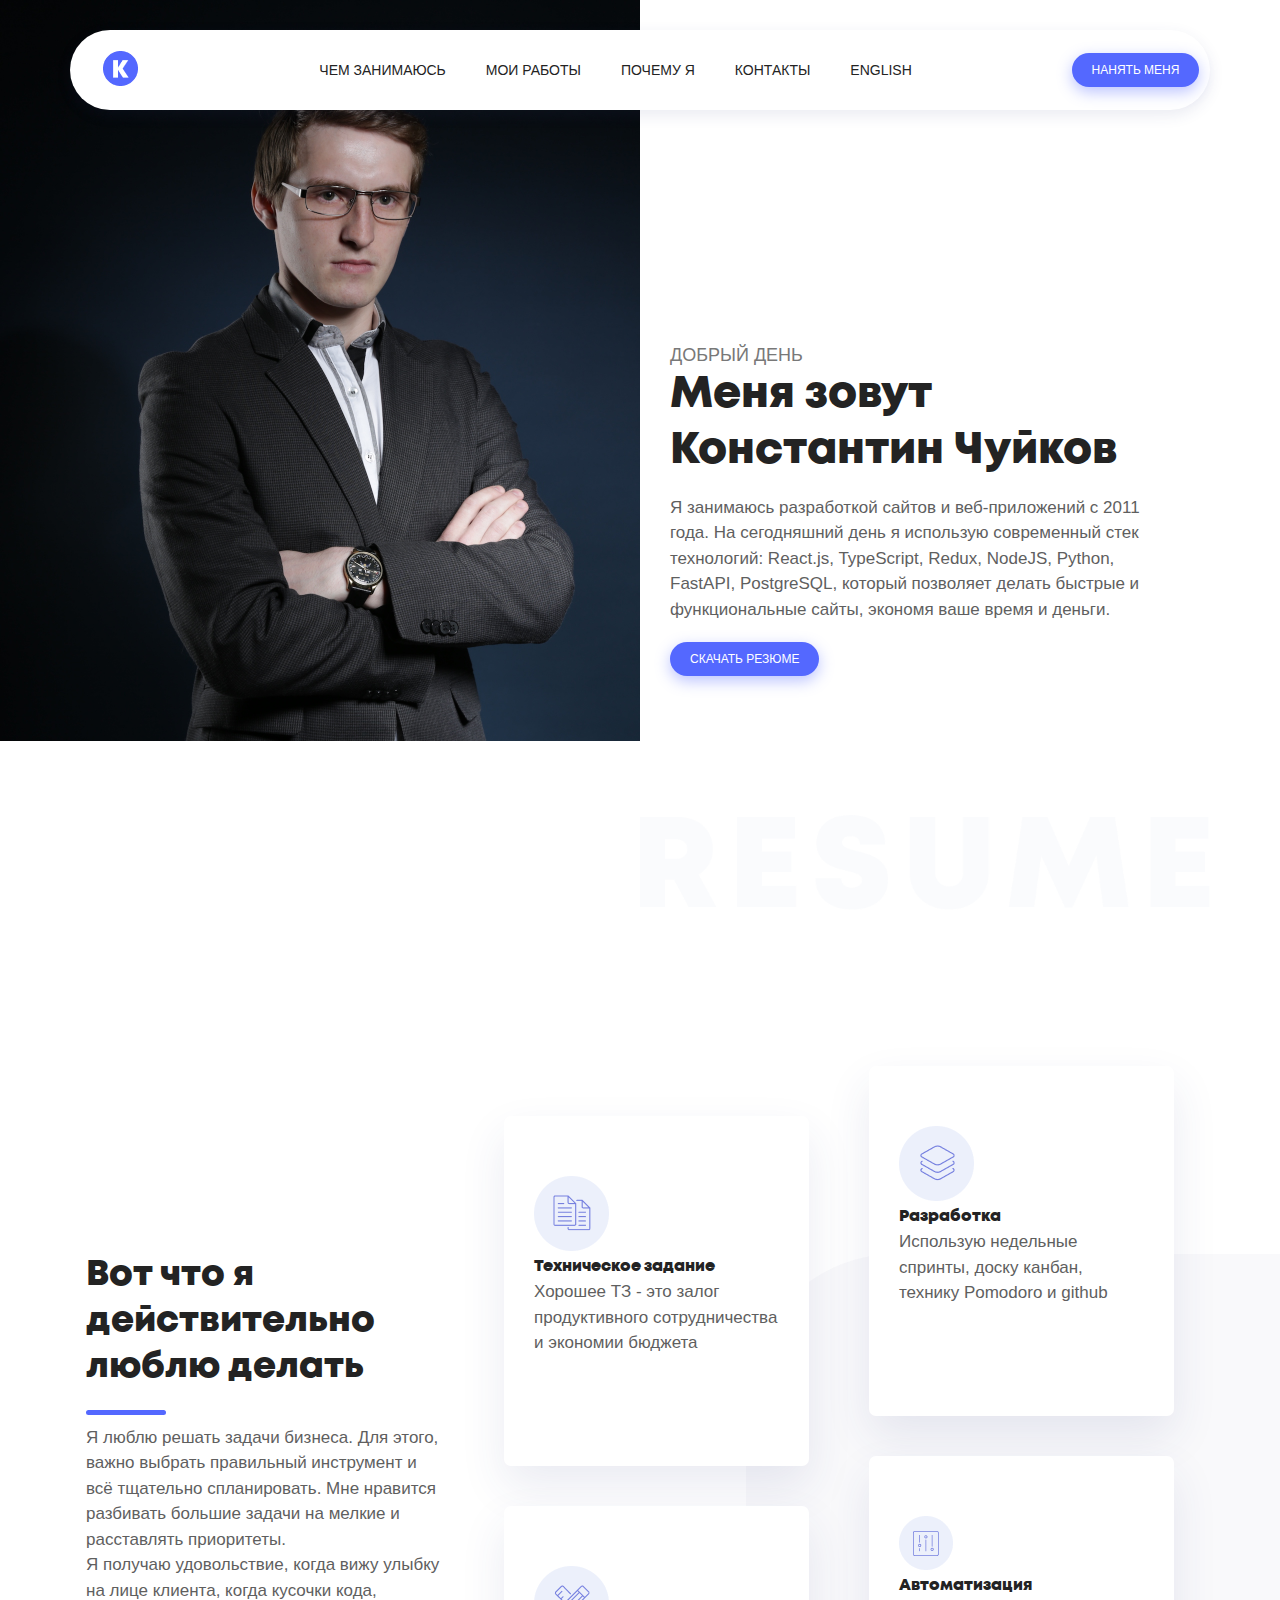
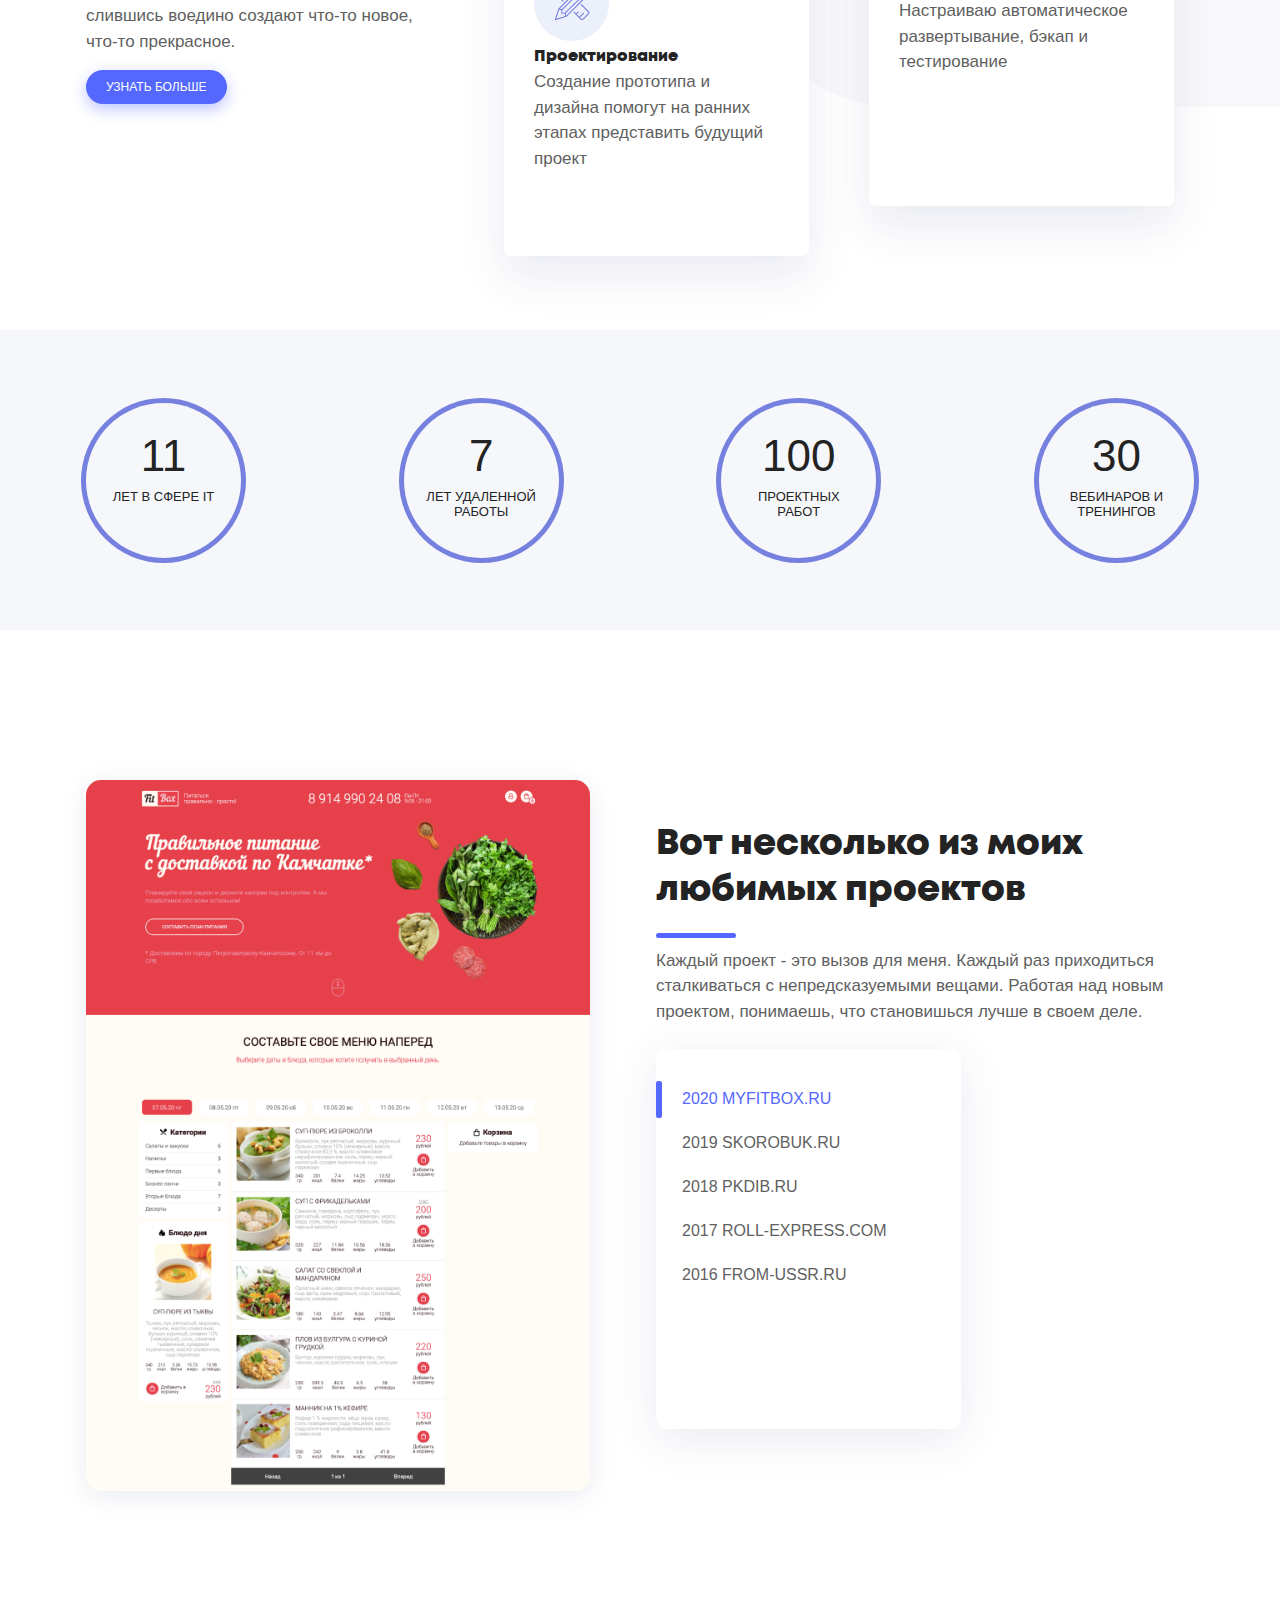
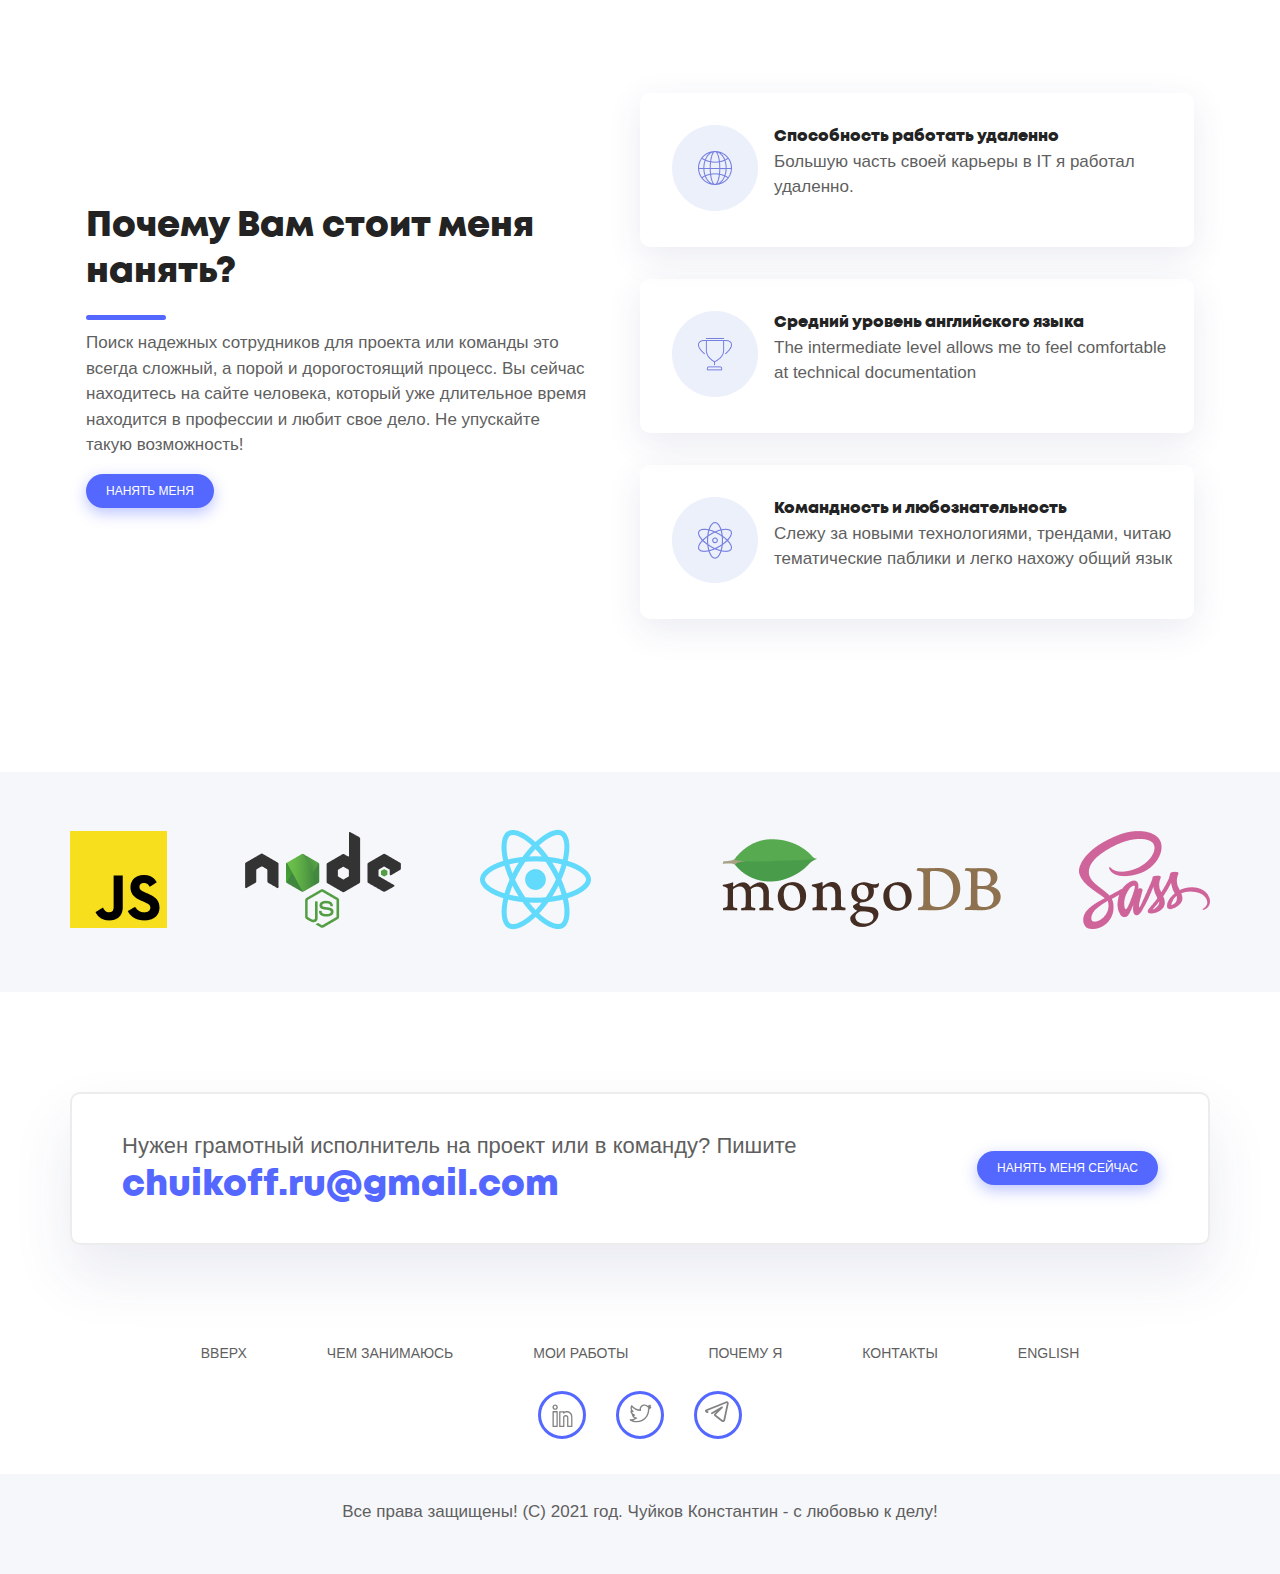
<file: index.html>
<!DOCTYPE html>
<html lang="ru">

  <head>
    <meta charset="UTF-8">
    <meta name="viewport" content="width=device-width, initial-scale=1.0">
    <title>Чуйков Константин | Frontend React Developer</title>
    <meta name="description" content="Я занимаюсь разработкой сайтов и веб-приложений с 2011 года. 
  На сегодняшний день я использую современный стек технологий: React.js, TypeScript, Redux, NodeJS, Python, FastAPI, PostgreSQL, 
  который позволяет делать быстрые и функциональные сайты, экономя ваше время и деньги." />
    <meta name="keywords"
      content="разработка, программирование, создание, сайтов, веб-приложений, специалист, резюме, javascript, React.js, TypeScript, Redux, NodeJS, Python, FastAPI, PostgreSQL" />
    <meta name="robots" content="index, follow" />
    <meta property="og:title" content="Чуйков Константин | Frontend React Developer" />
    <meta property="og:type" content="website" />
    <meta property="og:url" content="https://chuikoff.ru/" />
    <meta property="og:image" content="img/thumbnail.png" />
    <link rel="stylesheet" href="css/index.css">
  </head>

  <body>
    <div id="mobile-nav-button">
      <button type="button"></button>
    </div>
    <header class="header" id="header">
      <div class="header__navbar wrapper" id="navbar">
        <!-- Лого -->
        <div class="header__navbar-logo">
          <a href="//chuikoff.ru/"><img src="img/logo.png" alt="Чуйков Константин - веб-разработчик со стажем"></a>
        </div>
        <!-- Меню -->
        <div class="header__navbar-menu">
          <nav>
            <ul class="nav">
              <li class="nav__item"><a href="#services">Чем занимаюсь</a></li>
              <li class="nav__item"><a href="#portfolio">Мои работы</a></li>
              <li class="nav__item"><a href="#features">Почему я</a></li>
              <li class="nav__item"><a href="#contacts">Контакты</a></li>
              <li class="nav__item"><a href="/en">English</a></li>
            </ul>
          </nav>
        </div>
        <!-- Кнопка -->
        <div class="header__navbar-button">
          <a href="mailto:chuikoff.ru@gmail.com?subject=%D0%A1%D0%BE%D0%BE%D0%B1%D1%89%D0%B5%D0%BD%D0%B8%D0%B5%20%D1%81%20%D1%81%D0%B0%D0%B9%D1%82%D0%B0%20chuikoff.ru"
            class="button">Нанять меня</a>
        </div>
      </div>
      <!-- Геройский текст -->
      <div class="header__hero wrapper">
        <div class="col-2"></div>
        <div class="col-2">
          <p class="header__hero-greeting">Добрый день</p>
          <h1 class="header__hero-introducing">Меня зовут Константин Чуйков</h1>
          <p class="header__hero-describing text">Я занимаюсь разработкой сайтов и веб-приложений с 2011 года.
            На сегодняшний день я использую современный стек технологий: React.js, TypeScript, Redux, NodeJS, Python,
            FastAPI, PostgreSQL,
            который позволяет делать быстрые и функциональные сайты, экономя ваше время и деньги.</p>
          <p><a target="_blank"
              href="https://drive.google.com/file/d/1w0Tj7RaQ4uy6I_ibvW_B_-oWYQ5iaXIV/view?usp=share_link"
              class="button">Скачать резюме</a></p>
        </div>
      </div>
    </header>
    <!-- Секция: что я люблю делать -->
    <section class="services" id="services">
      <div class="wrapper">
        <div class="col-2 leftside">
          <h2 class="services__title title">Вот что я действительно люблю делать</h2>
          <hr class="hr">
          </hr>
          <div class="services__description text">
            <p>Я люблю решать задачи бизнеса. Для этого, важно выбрать правильный инструмент и всё
              тщательно спланировать. Мне нравится разбивать большие задачи на мелкие и расставлять
              приоритеты.</p>
            <p>Я получаю удовольствие, когда вижу улыбку на лице клиента, когда кусочки кода, слившись
              воедино создают что-то новое, что-то прекрасное.</p>
          </div>
          <p>
            <a href="#portfolio" class="button">Узнать больше</a>
          </p>
        </div>
        <div class="col-2 rightside">
          <div class="col-2">
            <div class="services__card">
              <img class="services__card-image" src="img/Documents.png" alt="Составление технического задания">
              <h4 class="services__card-title">Техническое задание</h4>
              <p class="services__card-description">Хорошее ТЗ - это залог продуктивного сотрудничества и экономии
                бюджета
              </p>
            </div>
            <div class="services__card">
              <img class="services__card-image" src="img/Design.png"
                alt="Проектирование информационных систем и дизайн приложений">
              <h4 class="services__card-title">Проектирование</h4>
              <p class="services__card-description">Создание прототипа и дизайна помогут на ранних этапах представить
                будущий проект
              </p>
            </div>
          </div>
          <div class="col-2">
            <div class="services__card">
              <img class="services__card-image" src="img/Development.png" alt="разработка сайтов и веб-приложений">
              <h4 class="services__card-title">Разработка</h4>
              <p class="services__card-description">Использую недельные спринты, доску канбан, технику Pomodoro и github
              </p>
            </div>
            <div class="services__card">
              <img class="services__card-image" src="img/Automation.png"
                alt="автоматическое создание резервных копий, CI/CD, тестирование">
              <h4 class="services__card-title">Автоматизация</h4>
              <p class="services__card-description">Настраиваю автоматическое развертывание, бэкап и тестирование
              </p>
            </div>
          </div>
        </div>
      </div>
    </section>
    <!-- Секция: Факты обо мне -->
    <section class="facts" id="facts">
      <div class="wrapper">
        <div class="facts__item">
          <div class="facts__item-circle">
            <h3>11</h3>
            <p>лет в сфере IT</p>
          </div>
        </div>
        <div class="facts__item">
          <div class="facts__item-circle">
            <h3>7</h3>
            <p>лет удаленной работы</p>
          </div>
        </div>
        <div class="facts__item">
          <div class="facts__item-circle">
            <h3>100</h3>
            <p>проектных работ</p>
          </div>
        </div>
        <div class="facts__item">
          <div class="facts__item-circle">
            <h3>30</h3>
            <p>вебинаров и тренингов</p>
          </div>
        </div>
      </div>
    </section>
    <section class="portfolio" id="portfolio">
      <div class="wrapper">
        <div class="col-2">
          <div class="portfolio__image">
            <img src="img/portfolio/myfitbox.ru.png" alt="">
          </div>
        </div>
        <div class="col-2">
          <h2 class="portfolio__title title">Вот несколько из моих любимых проектов</h2>
          <hr class="hr" />
          <div class="portfolio__description text">
            <p>Каждый проект - это вызов для меня. Каждый раз приходиться сталкиваться с непредсказуемыми
              вещами. Работая над новым проектом, понимаешь, что становишься лучше в своем деле.</p>
          </div>
          <div class="portfolio__nav">
            <ul>
              <li class="active"><a href="http://myfitbox.ru">2020 myfitbox.ru</a></li>
              <li><a target="_blank" href="http://skorobuk.ru">2019 skorobuk.ru</a></li>
              <li><a target="_blank" href="http://pkdib.ru">2018 pkdib.ru</a></li>
              <li><a target="_blank" href="http://roll-express.com">2017 roll-express.com</a></li>
              <li><a target="_blank" href="http://from-ussr.ru">2016 from-ussr.ru</a></li>
            </ul>
          </div>
        </div>
      </div>
    </section>
    <!-- Блок: почему вам стоит меня нанять? -->
    <section class="features" id="features">
      <div class="wrapper">
        <div class="col-2">
          <h2 class="features__title title">Почему Вам стоит меня нанять?</h2>
          <hr class="hr">
          </hr>
          <div class="features__description text">
            <p>Поиск надежных сотрудников для проекта или команды это всегда сложный, а порой
              и дорогостоящий процесс. Вы сейчас находитесь на сайте человека, который уже
              длительное время находится в профессии и любит свое дело.
              Не упускайте такую возможность!</p>
          </div>
          <p>
            <a href="mailto:chuikoff.ru@gmail.com?subject=%D0%A1%D0%BE%D0%BE%D0%B1%D1%89%D0%B5%D0%BD%D0%B8%D0%B5%20%D1%81%20%D1%81%D0%B0%D0%B9%D1%82%D0%B0%20chuikoff.ru"
              class="button">Нанять меня</a>
          </p>
        </div>
        <div class="col-2">
          <div class="features__card">
            <div class="features__card-image">
              <img src="img/Remote.png" alt="">
            </div>
            <div class="features__card-text text">
              <h4>Способность работать удаленно</h4>
              <p>Большую часть своей карьеры в IT я работал удаленно.</p>
            </div>
          </div>
          <div class="features__card">
            <div class="features__card-image">
              <img src="img/English.png" alt="">
            </div>
            <div class="features__card-text text">
              <h4>Средний уровень английского языка</h4>
              <p>The intermediate level allows me to feel comfortable at technical documentation</p>
            </div>
          </div>
          <div class="features__card">
            <div class="features__card-image">
              <img src="img/Genius.png" alt="">
            </div>
            <div class="features__card-text text">
              <h4>Командность и любознательность</h4>
              <p>Слежу за новыми технологиями, трендами, читаю тематические паблики и легко нахожу общий язык</p>
            </div>
          </div>
        </div>
      </div>
    </section>
    <!-- Блок: технологии с которыми я работаю -->
    <section class="stack" id="stack">
      <div class="wrapper">
        <div class="stack__item">
          <img src="img/stack/javascript.png" alt="javascript">
        </div>
        <div class="stack__item">
          <img src="img/stack/nodejs.png" alt="nodejs">
        </div>
        <div class="stack__item">
          <img src="img/stack/react.png" alt="react">
        </div>
        <div class="stack__item">
          <img src="img/stack/mongodb.png" alt="mongodb">
        </div>
        <div class="stack__item">
          <img src="img/stack/sass.png" alt="sass">
        </div>
      </div>
    </section>
    <!-- Блок: связаться со мной -->
    <section class="contacts" id="contacts">
      <div class="wrapper">
        <div class="contacts__card">
          <div class="contacts__card-text col-1">
            <p class="text">Нужен грамотный исполнитель на проект или в команду? Пишите</p>
            <p><a class="email"
                href="mailto:chuikoff.ru@gmail.com?subject=%D0%A1%D0%BE%D0%BE%D0%B1%D1%89%D0%B5%D0%BD%D0%B8%D0%B5%20%D1%81%20%D1%81%D0%B0%D0%B9%D1%82%D0%B0%20chuikoff.ru">chuikoff.ru@gmail.com</a>
            </p>
          </div>
          <div class="contacts__card-button col-4">
            <a href="mailto:chuikoff.ru@gmail.com?subject=%D0%A1%D0%BE%D0%BE%D0%B1%D1%89%D0%B5%D0%BD%D0%B8%D0%B5%20%D1%81%20%D1%81%D0%B0%D0%B9%D1%82%D0%B0%20chuikoff.ru"
              class="button">Нанять меня сейчас</a>
          </div>
        </div>
      </div>
    </section>
    <!-- Блок: меню и социальные сети -->
    <section class="bottom">
      <div class="menu wrapper">
        <ul>
          <li><a href="#header">Вверх</a></li>
          <li><a href="#services">Чем занимаюсь</a></li>
          <li><a href="#portfolio">Мои работы</a></li>
          <li><a href="#features">Почему я</a></li>
          <li><a href="#contacts">Контакты</a></li>
          <li><a href="/en">English</a></li>
        </ul>
      </div>
      <div class="social wrapper">
        <ul>
          <li><a target="_blank" href="https://www.linkedin.com/in/chuikoff/"><img src="img/social/IN.svg"
                alt="Чуйков Константин в linkedin.com"></a></li>
          <li><a target="_blank" href="https://twitter.com/chuikoffru"><img src="img/social/TW.svg"
                alt="Чуйков Константин в twitter.com"></a></li>
          <li><a target="_blank" href="https://t.me/chuikoff"><img src="img/social/TG.svg"
                alt="Чуйков Константин в telegram"></a></li>
        </ul>
      </div>
    </section>
    <footer class="footer" id="footer">
      <p class="text">Все права защищены! (С) 2021 год. Чуйков Константин - с любовью к делу!</p>
    </footer>
    <!-- Yandex.Metrika counter -->
    <script
      type="text/javascript"> (function (m, e, t, r, i, k, a) { m[i] = m[i] || function () { (m[i].a = m[i].a || []).push(arguments) }; m[i].l = 1 * new Date(); k = e.createElement(t), a = e.getElementsByTagName(t)[0], k.async = 1, k.src = r, a.parentNode.insertBefore(k, a) })(window, document, "script", "https://mc.yandex.ru/metrika/tag.js", "ym"); ym(62859877, "init", { clickmap: true, trackLinks: true, accurateTrackBounce: true }); </script>
    <noscript>
      <div><img src="https://mc.yandex.ru/watch/62859877" style="position:absolute; left:-9999px;" alt="" /></div>
    </noscript> <!-- /Yandex.Metrika counter -->
  </body>
  <script src="js/js.js"></script>
  <!--
  Дорогой работодатель! 
  
  Спасибо, что заглянул в исходный код. 
  Я постарался ничего не минифицировать, чтобы вам было легче читать исходники.
  CSS код сгенерирован с помощью SASS, поэтому если хотите увидеть как организован SASS,
  прошу в мой репозиторий - https://github.com/chuikoffru/chuikoffru.github.io
  Если вам понравился мой сайт и мои работы, жду вашего письма - chuikoff.ru@gmail.com
  
  С уважением, Константин.
-->

</html>
</file>
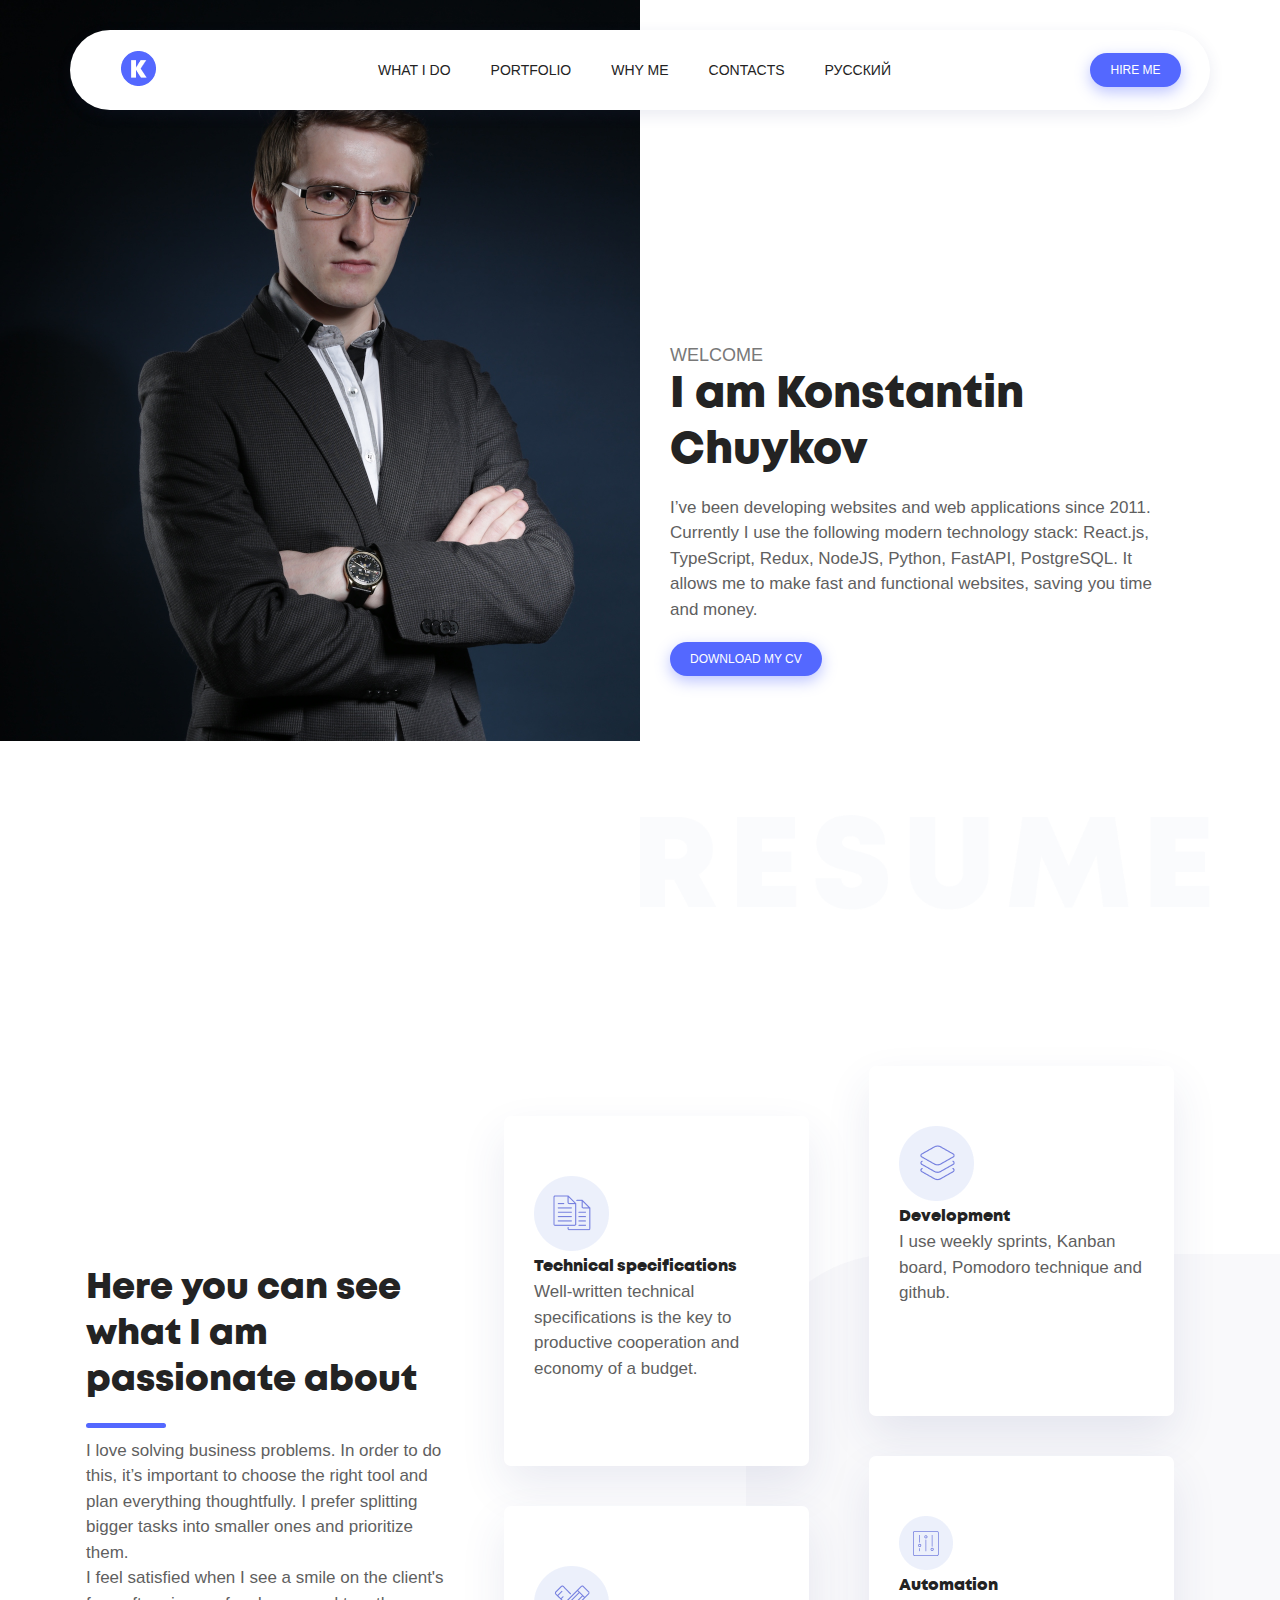
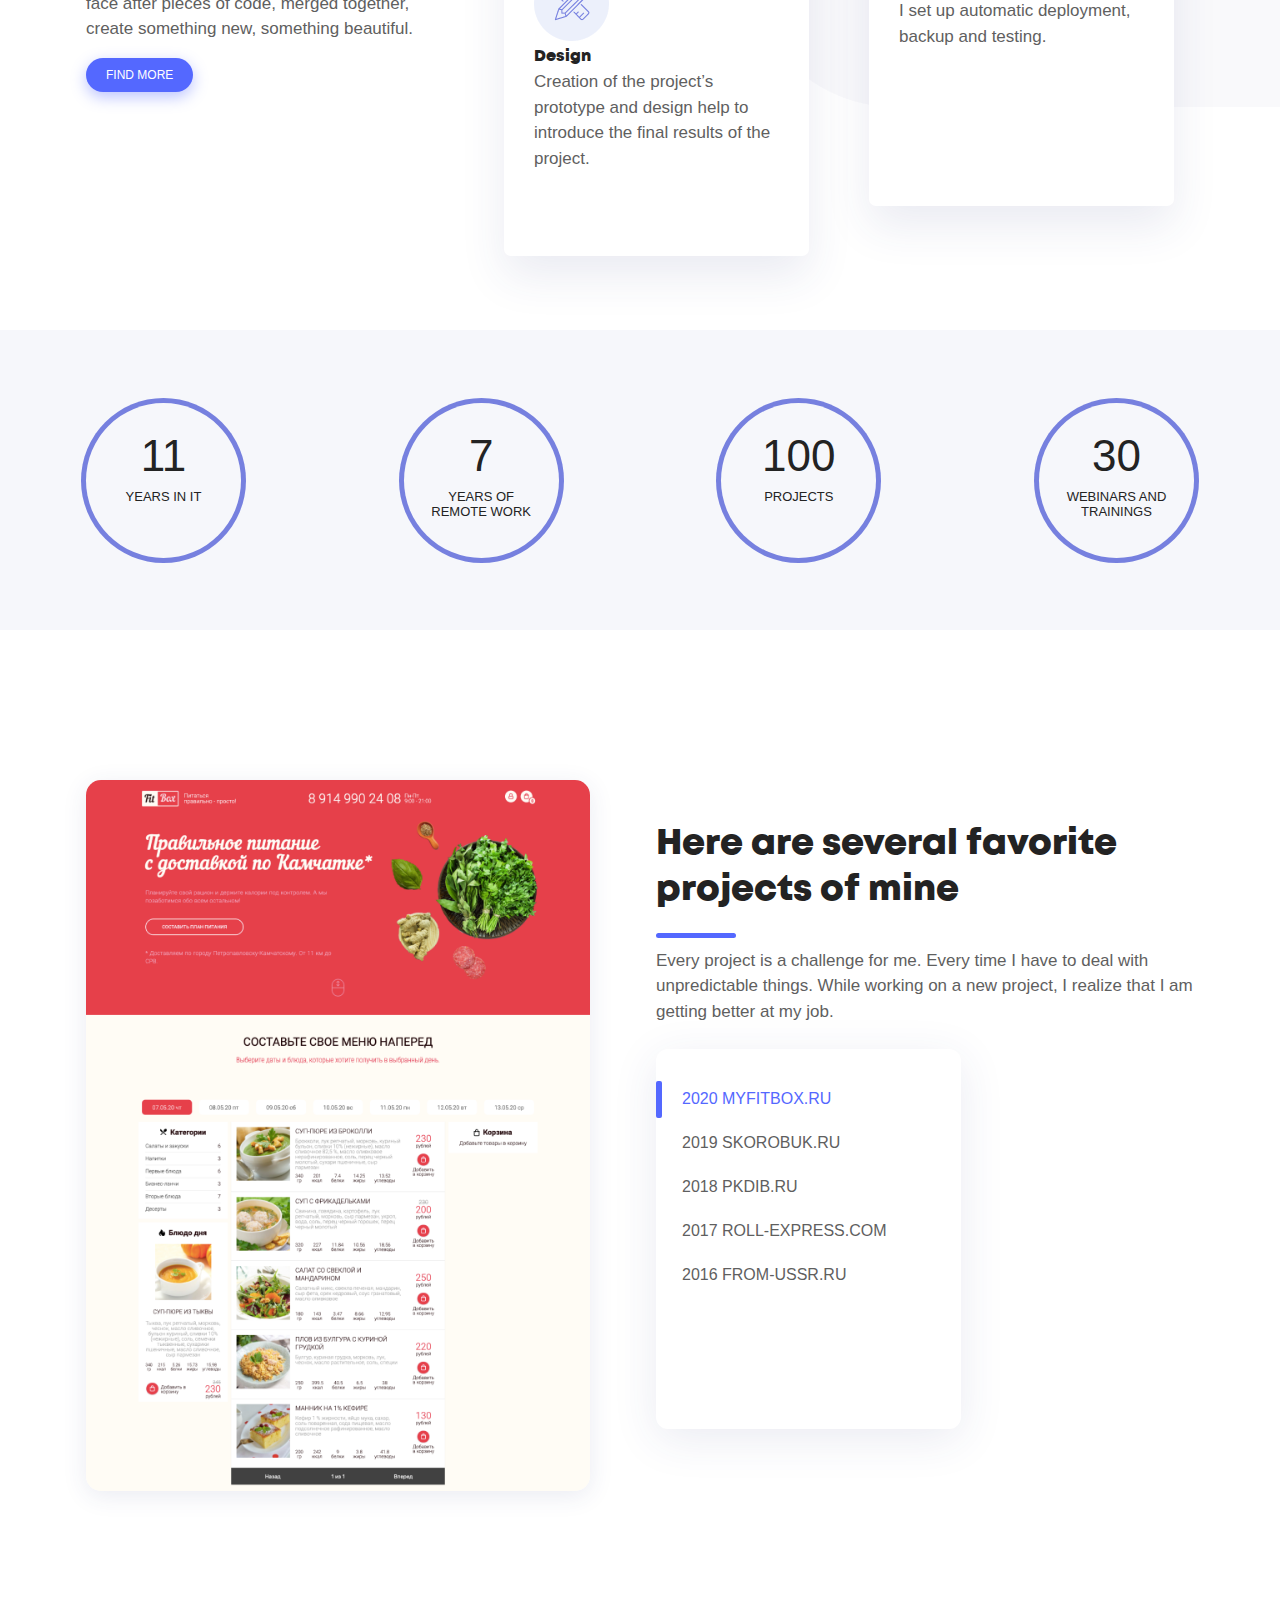
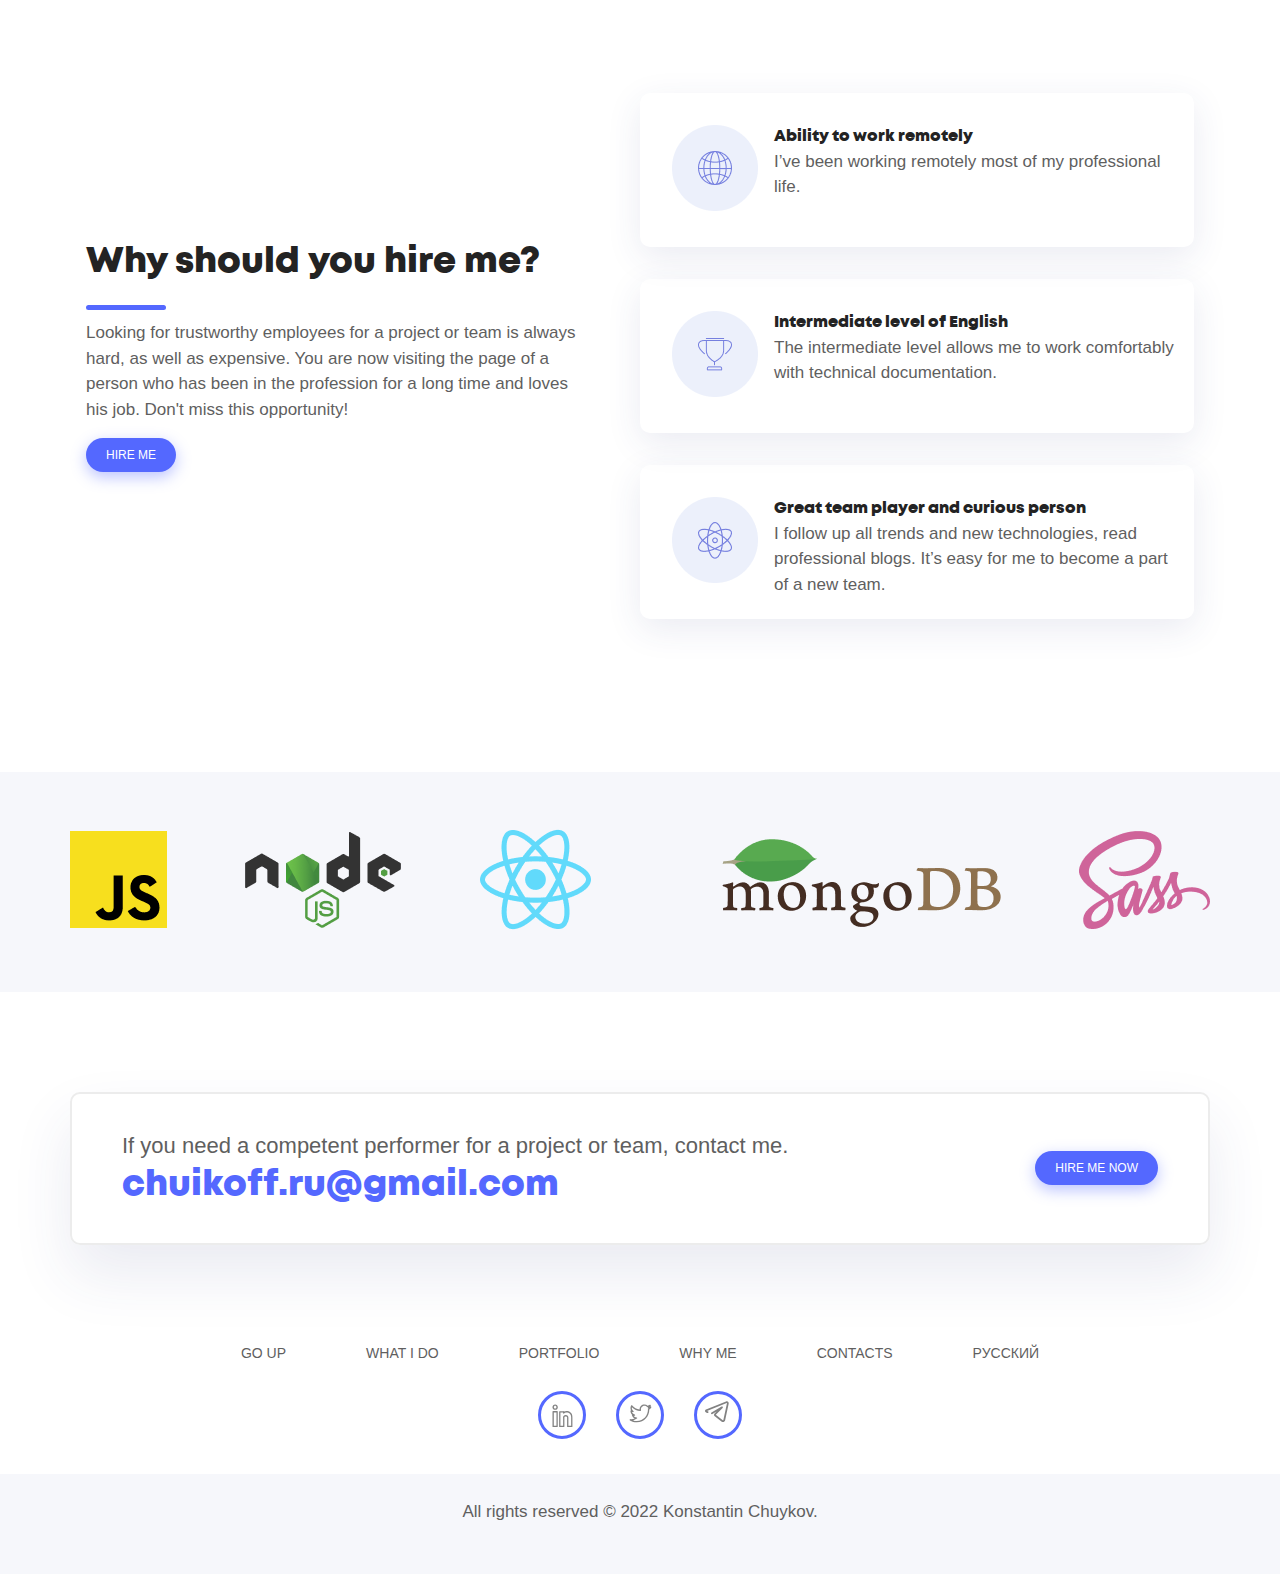
<file: en/index.html>
<!DOCTYPE html>
<html lang="en">

  <head>
    <meta charset="UTF-8">
    <meta name="viewport" content="width=device-width, initial-scale=1.0">
    <title>Konstantin Chuykov | Frontend Software Developer</title>
    <meta name="description" content="Front-End Developer with 6+ years in PHP, MySQL, JavaScript and 
  2+ years in NodeJS and React. Produced 99+ projects in various fields. 
  Knowledge of key technology stack: React.js, TypeScript, Redux, NodeJS, Python, FastAPI, PostgreSQL. 
  Interested in a fulltime remote position in an international company." />
    <meta name="keywords"
      content="cv, resume, developer, web, javascript, React.js, TypeScript, Redux, NodeJS, Python, FastAPI, PostgreSQL" />
    <meta name="robots" content="index, follow" />
    <meta property="og:title" content="Konstantin Chuykov | Frontend Software Developer" />
    <meta property="og:type" content="website" />
    <meta property="og:url" content="https://chuikoff.ru/" />
    <meta property="og:image" content="../img/en_thumbnail.png" />
    <link rel="stylesheet" href="../css/index.css">
  </head>

  <body>
    <div id="mobile-nav-button">
      <button type="button"></button>
    </div>
    <header class="header" id="header">
      <div class="header__navbar wrapper">
        <!-- Лого -->
        <div class="header__navbar-logo">
          <a href="//chuikoff.ru/"><img src="../img/logo.png"
              alt="Konstantin Chuykov | Frontend Software Developer"></a>
        </div>
        <!-- Меню -->
        <div class="header__navbar-menu">
          <nav>
            <ul class="nav">
              <li class="nav__item"><a href="#services">What I do</a></li>
              <li class="nav__item"><a href="#portfolio">Portfolio</a></li>
              <li class="nav__item"><a href="#features">Why me</a></li>
              <li class="nav__item"><a href="#contacts">Contacts</a></li>
              <li class="nav__item"><a href="/">Русский</a></li>
            </ul>
          </nav>
        </div>
        <!-- Кнопка -->
        <div class="header__navbar-button">
          <a href="mailto:chuikoff.ru@gmail.com?subject=%D0%A1%D0%BE%D0%BE%D0%B1%D1%89%D0%B5%D0%BD%D0%B8%D0%B5%20%D1%81%20%D1%81%D0%B0%D0%B9%D1%82%D0%B0%20chuikoff.ru"
            class="button">Hire me</a>
        </div>
      </div>
      <!-- Геройский текст -->
      <div class="header__hero wrapper">
        <div class="col-2"></div>
        <div class="col-2">
          <p class="header__hero-greeting">Welcome
          </p>
          <h1 class="header__hero-introducing">I am Konstantin Chuykov
          </h1>
          <p class="header__hero-describing text">
            I’ve been developing websites and web applications since 2011.
            Currently I use the following modern technology stack:
            React.js, TypeScript, Redux, NodeJS, Python, FastAPI, PostgreSQL.
            It allows me to make fast and functional websites, saving you time and money. </p>
          <p><a target="_blank"
              href="https://drive.google.com/file/d/1w0Tj7RaQ4uy6I_ibvW_B_-oWYQ5iaXIV/view?usp=share_link"
              class="button">Download my CV</a></p>
        </div>
      </div>
    </header>
    <!-- Секция: что я люблю делать -->
    <section class="services" id="services">
      <div class="wrapper">
        <div class="col-2 leftside">
          <h2 class="services__title title">Here you can see what I am passionate about
          </h2>
          <hr class="hr">
          </hr>
          <div class="services__description text">
            <p>I love solving business problems. In order to do this, it’s important to choose the right tool and plan
              everything thoughtfully. I prefer splitting bigger tasks into smaller ones and prioritize them.
            </p>
            <p>I feel satisfied when I see a smile on the client's face after pieces of code, merged together, create
              something new, something beautiful.
            </p>
          </div>
          <p>
            <a href="#portfolio" class="button">Find more</a>
          </p>
        </div>
        <div class="col-2 rightside">
          <div class="col-2">
            <div class="services__card">
              <img class="services__card-image" src="../img/Documents.png" alt="Writing Technical specifications">
              <h4 class="services__card-title">Technical specifications </h4>
              <p class="services__card-description">Well-written technical specifications is the key to productive
                cooperation and economy of a budget.
              </p>
            </div>
            <div class="services__card">
              <img class="services__card-image" src="../img/Design.png" alt="Development and design">
              <h4 class="services__card-title">Design</h4>
              <p class="services__card-description">Creation of the project’s prototype and design help to introduce the
                final results of the project.
              </p>
            </div>
          </div>
          <div class="col-2">
            <div class="services__card">
              <img class="services__card-image" src="../img/Development.png" alt="Development methods">
              <h4 class="services__card-title">Development</h4>
              <p class="services__card-description">I use weekly sprints, Kanban board, Pomodoro technique and github.
              </p>
            </div>
            <div class="services__card">
              <img class="services__card-image" src="../img/Automation.png" alt="Automation backup, CI/CD, testing">
              <h4 class="services__card-title">Automation</h4>
              <p class="services__card-description">I set up automatic deployment, backup and testing.
              </p>
            </div>
          </div>
        </div>
      </div>
    </section>
    <!-- Секция: Факты обо мне -->
    <section class="facts" id="facts">
      <div class="wrapper">
        <div class="facts__item">
          <div class="facts__item-circle">
            <h3>11</h3>
            <p>years in IT
            </p>
          </div>
        </div>
        <div class="facts__item">
          <div class="facts__item-circle">
            <h3>7</h3>
            <p>years of remote work
            </p>
          </div>
        </div>
        <div class="facts__item">
          <div class="facts__item-circle">
            <h3>100</h3>
            <p>projects
            </p>
          </div>
        </div>
        <div class="facts__item">
          <div class="facts__item-circle">
            <h3>30</h3>
            <p>webinars and trainings</p>
          </div>
        </div>
      </div>
    </section>
    <section class="portfolio" id="portfolio">
      <div class="wrapper">
        <div class="col-2">
          <div class="portfolio__image">
            <img src="../img/portfolio/myfitbox.ru.png" alt="">
          </div>
        </div>
        <div class="col-2">
          <h2 class="portfolio__title title">Here are several favorite projects of mine</h2>
          <hr class="hr" />
          <div class="portfolio__description text">
            <p>Every project is a challenge for me.
              Every time I have to deal with unpredictable things.
              While working on a new project, I realize that I am getting better at my job.</p>
          </div>
          <div class="portfolio__nav">
            <ul>
              <li class="active"><a href="http://myfitbox.ru">2020 myfitbox.ru</a></li>
              <li><a target="_blank" href="http://skorobuk.ru">2019 skorobuk.ru</a></li>
              <li><a target="_blank" href="http://pkdib.ru">2018 pkdib.ru</a></li>
              <li><a target="_blank" href="http://roll-express.com">2017 roll-express.com</a></li>
              <li><a target="_blank" href="http://from-ussr.ru">2016 from-ussr.ru</a></li>
            </ul>
          </div>
        </div>
      </div>
    </section>
    <!-- Блок: почему вам стоит меня нанять? -->
    <section class="features" id="features">
      <div class="wrapper">
        <div class="col-2">
          <h2 class="features__title title">Why should you hire me?</h2>
          <hr class="hr">
          </hr>
          <div class="features__description text">
            <p>Looking for trustworthy employees for a project or team is always hard, as well as expensive.
              You are now visiting the page of a person who has been in the profession for a long time and loves his
              job.
              Don't miss this opportunity!</p>
          </div>
          <p>
            <a href="mailto:chuikoff.ru@gmail.com?subject=%D0%A1%D0%BE%D0%BE%D0%B1%D1%89%D0%B5%D0%BD%D0%B8%D0%B5%20%D1%81%20%D1%81%D0%B0%D0%B9%D1%82%D0%B0%20chuikoff.ru"
              class="button">Hire me</a>
          </p>
        </div>
        <div class="col-2">
          <div class="features__card">
            <div class="features__card-image">
              <img src="../img/Remote.png" alt="">
            </div>
            <div class="features__card-text text">
              <h4>Ability to work remotely</h4>
              <p>I’ve been working remotely most of my professional life. </p>
            </div>
          </div>
          <div class="features__card">
            <div class="features__card-image">
              <img src="../img/English.png" alt="">
            </div>
            <div class="features__card-text text">
              <h4>Intermediate level of English
              </h4>
              <p>The intermediate level allows me to work comfortably with technical documentation.
              </p>
            </div>
          </div>
          <div class="features__card">
            <div class="features__card-image">
              <img src="../img/Genius.png" alt="">
            </div>
            <div class="features__card-text text">
              <h4>Great team player and curious person
              </h4>
              <p>I follow up all trends and new technologies, read professional blogs.
                It’s easy for me to become a part of a new team.</p>
            </div>
          </div>
        </div>
      </div>
    </section>
    <!-- Блок: технологии с которыми я работаю -->
    <section class="stack" id="stack">
      <div class="wrapper">
        <div class="stack__item">
          <img src="../img/stack/javascript.png" alt="javascript">
        </div>
        <div class="stack__item">
          <img src="../img/stack/nodejs.png" alt="nodejs">
        </div>
        <div class="stack__item">
          <img src="../img/stack/react.png" alt="react">
        </div>
        <div class="stack__item">
          <img src="../img/stack/mongodb.png" alt="mongodb">
        </div>
        <div class="stack__item">
          <img src="../img/stack/sass.png" alt="sass">
        </div>
      </div>
    </section>
    <!-- Блок: связаться со мной -->
    <section class="contacts" id="contacts">
      <div class="wrapper">
        <div class="contacts__card">
          <div class="contacts__card-text col-1">
            <p class="text">
              If you need a competent performer for a project or team, contact me. </p>
            <p><a class="email"
                href="mailto:chuikoff.ru@gmail.com?subject=%D0%A1%D0%BE%D0%BE%D0%B1%D1%89%D0%B5%D0%BD%D0%B8%D0%B5%20%D1%81%20%D1%81%D0%B0%D0%B9%D1%82%D0%B0%20chuikoff.ru">chuikoff.ru@gmail.com</a>
            </p>
          </div>
          <div class="contacts__card-button col-4">
            <a href="mailto:chuikoff.ru@gmail.com?subject=%D0%A1%D0%BE%D0%BE%D0%B1%D1%89%D0%B5%D0%BD%D0%B8%D0%B5%20%D1%81%20%D1%81%D0%B0%D0%B9%D1%82%D0%B0%20chuikoff.ru"
              class="button">Hire me now</a>
          </div>
        </div>
      </div>
    </section>
    <!-- Блок: меню и социальные сети -->
    <section class="bottom">
      <div class="menu wrapper">
        <ul>
          <li><a href="#header">Go up</a></li>
          <li><a href="#services">What I do</a></li>
          <li><a href="#portfolio">Portfolio</a></li>
          <li><a href="#features">Why me</a></li>
          <li><a href="#contacts">Contacts</a></li>
          <li><a href="/">Русский</a></li>
        </ul>
      </div>
      <div class="social wrapper">
        <ul>
          <li><a target="_blank" href="https://www.linkedin.com/in/chuikoff/"><img src="../img/social/IN.svg"
                alt="Konstantin Chuykov at linkedin.com"></a></li>
          <li><a target="_blank" href="https://twitter.com/chuikoffru"><img src="../img/social/TW.svg"
                alt="Konstantin Chuykov at twitter.com"></a></li>
          <li><a target="_blank" href="https://t.me/chuikoff"><img src="../img/social/TG.svg"
                alt="Konstantin Chuykov at telegram"></a></li>
        </ul>
      </div>
    </section>
    <footer class="footer" id="footer">
      <p class="text">All rights reserved &copy; 2022 Konstantin Chuykov.</p>
    </footer>
    <!-- Yandex.Metrika counter -->
    <script
      type="text/javascript"> (function (m, e, t, r, i, k, a) { m[i] = m[i] || function () { (m[i].a = m[i].a || []).push(arguments) }; m[i].l = 1 * new Date(); k = e.createElement(t), a = e.getElementsByTagName(t)[0], k.async = 1, k.src = r, a.parentNode.insertBefore(k, a) })(window, document, "script", "https://mc.yandex.ru/metrika/tag.js", "ym"); ym(62859877, "init", { clickmap: true, trackLinks: true, accurateTrackBounce: true }); </script>
    <noscript>
      <div><img src="https://mc.yandex.ru/watch/62859877" style="position:absolute; left:-9999px;" alt="" /></div>
    </noscript> <!-- /Yandex.Metrika counter -->
  </body>
  <script src="../js/js.js"></script>

</html>
</file>
<file: css/index.css>
html {
  font-family: sans-serif;
  -ms-text-size-adjust: 100%;
  -webkit-text-size-adjust: 100%;
}

body {
  margin: 0;
}

article, aside, details, figcaption, figure,
footer, header, hgroup, main, nav, section, summary {
  display: block;
}

audio, canvas, progress, video {
  display: inline-block;
  vertical-align: baseline;
}

audio:not([controls]) {
  display: none;
  height: 0;
}

[hidden], template {
  display: none;
}

a {
  background: transparent;
}

a:active, a:hover {
  outline: 0;
}

abbr[title] {
  border-bottom: 1px dotted;
}

b, strong {
  font-weight: bold;
}

dfn {
  font-style: italic;
}

h1 {
  font-size: 2em;
  margin: 0.67em 0;
}

mark {
  background: #ff0;
  color: #000;
}

small {
  font-size: 80%;
}

sub, sup {
  font-size: 75%;
  line-height: 0;
  position: relative;
  vertical-align: baseline;
}

sup {
  top: -0.5em;
}

sub {
  bottom: -0.25em;
}

img {
  border: 0;
}

svg:not(:root) {
  overflow: hidden;
}

figure {
  margin: 1em 40px;
}

hr {
  box-sizing: content-box;
  height: 0;
}

pre {
  overflow: auto;
}

code, kbd, pre, samp {
  font-family: monospace, monospace;
  font-size: 1em;
}

button, input, optgroup, select, textarea {
  color: inherit;
  font: inherit;
  margin: 0;
}

button {
  overflow: visible;
}

button, select {
  text-transform: none;
}

button,
html input[type=button],
input[type=reset],
input[type=submit] {
  -webkit-appearance: button;
  cursor: pointer;
}

button[disabled], html input[disabled] {
  cursor: default;
}

button::-moz-focus-inner, input::-moz-focus-inner {
  border: 0;
  padding: 0;
}

input {
  line-height: normal;
}

input[type=checkbox], input[type=radio] {
  box-sizing: border-box;
  padding: 0;
}

input[type=number]::-webkit-inner-spin-button, input[type=number]::-webkit-outer-spin-button {
  height: auto;
}

input[type=search] {
  -webkit-appearance: textfield;
  box-sizing: content-box;
}

input[type=search]::-webkit-search-cancel-button, input[type=search]::-webkit-search-decoration {
  -webkit-appearance: none;
}

fieldset {
  border: 1px solid #c0c0c0;
  margin: 0 2px;
  padding: 0.35em 0.625em 0.75em;
}

legend {
  border: 0;
  padding: 0;
}

textarea {
  overflow: auto;
}

optgroup {
  font-weight: bold;
}

table {
  border-collapse: collapse;
  border-spacing: 0;
}

td, th {
  padding: 0;
}

* {
  padding: 0;
  margin: 0;
}

ul {
  -webkit-margin-before: 0;
          margin-block-start: 0;
  -webkit-margin-after: 0;
          margin-block-end: 0;
  -webkit-margin-start: 0px;
          margin-inline-start: 0px;
  -webkit-margin-end: 0px;
          margin-inline-end: 0px;
  -webkit-padding-start: 0;
          padding-inline-start: 0;
}

@font-face {
  font-family: "Mont Demo";
  src: local("Mont Heavy DEMO"), local("Mont-HeavyDEMO"), url("../fonts/Montheavydemo.woff2") format("woff2"), url("../fonts/Montheavydemo.woff") format("woff"), url("../fonts/Montheavydemo.ttf") format("truetype");
  font-weight: 900;
  font-style: normal;
}
/* ----------------------------------------------
 * * Generated by Animista on 2020-5-15 8:50:10
 * * Licensed under FreeBSD License.
 * * See http://animista.net/license for more info. 
 * * w: http://animista.net, t: @cssanimista
 * * ---------------------------------------------- */
/**
 * * ----------------------------------------
 * * animation slide-top
 * * ---------------------------------------- */
@-webkit-keyframes slide-top {
  0% {
    transform: translateY(0);
  }
  100% {
    transform: translateY(-15px);
  }
}
@keyframes slide-top {
  0% {
    transform: translateY(0);
  }
  100% {
    transform: translateY(-15px);
  }
}
/**
 * * ----------------------------------------
 * * animation slide-right
 * * ---------------------------------------- */
@-webkit-keyframes slide-right {
  0% {
    transform: translateX(0);
  }
  100% {
    transform: translateX(100px);
  }
}
@keyframes slide-right {
  0% {
    transform: translateX(0);
  }
  100% {
    transform: translateX(100px);
  }
}
.button {
  display: inline-block;
  padding: 10px 20px;
  border-radius: 20px;
  background-color: rgb(84, 104, 255);
  color: #ffffff;
  text-transform: uppercase;
  font-size: 0.75rem;
  box-shadow: 0px 5px 15px rgba(84, 104, 255, 0.4);
  transition: box-shadow 0.3s ease-in-out;
}
.button:hover {
  box-shadow: none;
  transition: box-shadow 0.3s ease-in-out;
}

#mobile-nav-button {
  position: fixed;
  z-index: 100;
  right: 16px;
  bottom: 16px;
  background-color: rgb(84, 104, 255);
  border-radius: 50%;
  width: 46px;
  height: 46px;
  box-shadow: 0px 5px 15px rgba(84, 104, 255, 0.4);
}
@media (min-width: 1024px) {
  #mobile-nav-button {
    display: none;
  }
}
#mobile-nav-button button {
  border: 0;
  background: none;
  margin: 10px 8px;
}
#mobile-nav-button button.active {
  transform: rotate(140deg);
  transition: transform 300ms linear;
  top: 12px;
}
#mobile-nav-button button.active::before {
  opacity: 0;
}
#mobile-nav-button button.active::after {
  transform: rotate(90deg);
  transition: transform 300ms linear;
  top: -8px;
}
#mobile-nav-button button, #mobile-nav-button button::after, #mobile-nav-button button::before {
  display: block;
  background-color: #fff;
  position: absolute;
  height: 4px;
  width: 30px;
}
#mobile-nav-button button::before {
  content: "";
  margin-top: 18px;
  transition: transform 300ms linear;
}
#mobile-nav-button button::after {
  content: "";
  margin-top: 8px;
  transition: transform 300ms linear;
}

.header {
  width: 100%;
  height: 100vh;
  background-image: url("../img/header.jpg");
  background-attachment: fixed;
  background-repeat: no-repeat;
  background-size: 180%;
  display: flex;
  flex-direction: column-reverse;
}
.header .col-2:first-child {
  display: none;
}
@media (min-width: 1024px) {
  .header .col-2:first-child {
    display: block;
  }
}
@media (min-width: 768px) {
  .header {
    background-size: 100%;
    background-position-x: 0px;
  }
}
@media (min-width: 1024px) {
  .header {
    flex-direction: column;
    font-size: 1rem;
    height: 100%;
    min-height: 800px;
    background-attachment: fixed;
    background-repeat: no-repeat;
    background-position-x: 0;
    background-size: 50%;
    padding-top: 30px;
  }
}
.header__hero .col-2 {
  margin-left: 16px;
}
@media (min-width: 768px) {
  .header__hero .col-2 {
    margin-left: 2rem;
  }
}
@media (min-width: 1024px) {
  .header__hero .col-2 {
    margin-left: auto;
    min-height: 800px;
    padding: 30px;
  }
  .header__hero .col-2:last-child {
    background-image: url("../img/RESUME.png");
    background-repeat: no-repeat;
    background-position: bottom left;
    background-size: contain;
    display: flex;
    flex-direction: column;
    justify-content: center;
  }
}
.header__hero-greeting {
  font-size: 18px;
  line-height: 23px;
  text-transform: uppercase;
  color: rgb(120, 120, 120);
}
.header__hero-introducing {
  font-family: "Mont Demo";
  font-weight: 800;
  font-size: 44px;
  line-height: 56px;
  color: #ffffff;
  margin: 0;
}
@media (min-width: 1024px) {
  .header__hero-introducing {
    color: #232323;
  }
}
.header__hero-describing {
  margin-right: 10px;
  margin-bottom: 20px;
  margin-top: 16px;
  color: rgb(246, 247, 251) !important;
}
@media (min-width: 1024px) {
  .header__hero-describing {
    color: rgb(95, 95, 95) !important;
  }
}
.header__navbar {
  display: none !important;
  position: fixed;
  width: 100%;
  height: 100%;
  background-color: rgba(0, 0, 0, 0.95);
  align-content: center;
  justify-content: center;
  align-items: center;
}
@media (min-width: 1024px) {
  .header__navbar {
    display: flex !important;
    position: relative;
    background-color: transparent;
    height: 80px;
    align-content: space-between;
    background-color: #ffffff;
    box-shadow: 0px 5px 15px rgba(46, 54, 123, 0.1);
    border-radius: 50px;
  }
}
.header__navbar-logo {
  display: none;
  margin: 22px;
}
@media (min-width: 1024px) {
  .header__navbar-logo {
    display: block;
  }
}
.header__navbar-menu {
  flex-basis: 80%;
}
.header__navbar-menu ul {
  display: flex;
  list-style: none;
  text-transform: uppercase;
  font-size: 18px;
  line-height: 24px;
  flex-direction: column;
  text-align: center;
}
@media (min-width: 1024px) {
  .header__navbar-menu ul {
    justify-content: center;
    flex-direction: row;
    font-size: 14px;
    line-height: 18px;
  }
}
.header__navbar-menu ul li {
  margin-left: 16px;
  margin-bottom: 16px;
}
@media (min-width: 1024px) {
  .header__navbar-menu ul li {
    margin: 0;
    padding: 20px;
    align-self: stretch;
  }
}
.header__navbar-menu ul li a {
  color: rgb(246, 247, 251);
}
@media (min-width: 1024px) {
  .header__navbar-menu ul li a {
    color: #232323;
  }
}
.header__navbar-button {
  text-align: right;
  display: none;
}
@media (min-width: 1024px) {
  .header__navbar-button {
    display: inline-block;
  }
}

.services {
  min-height: 900px;
  background-image: url("../img/service-bg.png");
  background-repeat: no-repeat;
  background-position: center right;
  margin-top: 120px;
}
.services__description {
  margin-bottom: 1rem;
}
.services .wrapper {
  flex-direction: column;
}
@media (min-width: 1024px) {
  .services .wrapper {
    flex-direction: row;
  }
}
.services .col-2 {
  flex-basis: 100%;
}
.services .col-2.leftside, .services .col-2.rightside {
  padding: 1rem;
}
@media (min-width: 768px) {
  .services .col-2:last-child {
    display: flex;
  }
  .services .col-2 .col-2 {
    flex-basis: 50%;
    flex-direction: column;
  }
}
@media (min-width: 1024px) {
  .services .col-2:first-child {
    display: flex;
    flex-direction: column;
    justify-content: center;
    padding-right: 20px;
  }
  .services .col-2:first-child:first-child {
    padding-top: 50px;
  }
  .services .col-2:first-child:first-child .services__card {
    -webkit-animation: slide-top 5s infinite alternate both;
            animation: slide-top 5s infinite alternate both;
  }
}
.services__card {
  width: 305px;
  height: 350px;
  background: #ffffff;
  box-shadow: 0px 20px 45px rgba(46, 54, 123, 0.1);
  border-radius: 7px;
  margin: 20px;
  padding: 60px 30px;
  -webkit-animation: slide-top 4s 0.1s infinite alternate both;
          animation: slide-top 4s 0.1s infinite alternate both;
}
.services__card-title {
  font-family: "Mont Demo";
  font-weight: 800;
  font-size: 16px;
  line-height: 150%;
  color: #232323;
}
.services__card-description {
  font-size: 17px;
  line-height: 150%;
  color: rgb(95, 95, 95);
}

.facts {
  background: rgb(246, 247, 251) url("../img/Background.png");
  background-attachment: fixed;
  min-height: 500px;
  display: flex;
}
@media (min-width: 768px) {
  .facts {
    min-height: 300px;
  }
}
.facts .wrapper {
  flex-wrap: wrap;
}
@media (min-width: 768px) {
  .facts .wrapper {
    justify-content: center;
  }
}
@media (min-width: 1024px) {
  .facts .wrapper {
    justify-content: space-between;
  }
}
.facts__item {
  margin: 1rem;
}
.facts__item-circle {
  background: rgb(246, 247, 251);
  width: 155px;
  height: 155px;
  border-radius: 50%;
  box-shadow: 0 0 0 5px rgb(118, 128, 223);
  text-align: center;
  cursor: default;
  transition: color 0.3s ease-in-out, background 0.3s ease-in-out, box-shadow 0.5s ease-in-out;
}
.facts__item-circle h3 {
  display: inline-block;
  font-weight: normal;
  font-size: 44px;
  line-height: 150%;
  margin: 20px 0 0;
}
.facts__item-circle p {
  font-size: 13px;
  width: 75%;
  line-height: 120%;
  text-transform: uppercase;
  margin: 0 auto;
}
.facts__item-circle:hover {
  transition: color 0.3s ease-in-out, background 0.3s ease-in-out, box-shadow 0.5s ease-in-out;
  background: rgb(84, 104, 255);
  color: #ffffff;
  box-shadow: 0 0 0 15px rgb(84, 104, 255);
}

.portfolio {
  margin: 150px 0;
}
.portfolio .col-2:first-child {
  display: none;
}
@media (min-width: 768px) {
  .portfolio .col-2:first-child {
    display: block;
  }
}
.portfolio .col-2:last-child {
  display: flex;
  flex-direction: column;
  justify-content: center;
  padding: 1rem;
  flex-basis: 100%;
}
@media (min-width: 768px) {
  .portfolio .col-2:last-child {
    flex-basis: 50%;
  }
}
.portfolio__image {
  padding: 0 50px 0 1rem;
}
.portfolio__image img {
  width: 100%;
  box-shadow: 0px 5px 25px rgba(46, 54, 123, 0.1);
  border-radius: 15px;
}
.portfolio__nav {
  width: 305px;
  height: 380px;
  margin: 25px 0;
  padding: 25px 0;
  box-shadow: 0px 10px 45px rgba(46, 54, 123, 0.1);
  border-radius: 12px;
  background-color: #ffffff;
}
.portfolio__nav ul {
  list-style: none;
  padding: 0;
}
.portfolio__nav ul li {
  text-transform: uppercase;
  margin: 7px 0;
}
.portfolio__nav ul li::before {
  content: "|";
  display: inline-block;
  width: 6px;
  height: 37px;
  color: #ffffff;
  vertical-align: middle;
  margin-right: 20px;
}
.portfolio__nav ul li a {
  color: rgb(95, 95, 95);
}
.portfolio__nav ul li.active::before {
  background: rgb(84, 104, 255);
  color: rgb(84, 104, 255);
  border-radius: 2px;
}
.portfolio__nav ul li.active a {
  color: rgb(84, 104, 255);
}

.features {
  margin: 105px 0;
}
.features__description {
  margin-bottom: 1rem;
}
.features .wrapper {
  flex-direction: column;
  padding: 1rem;
}
@media (min-width: 768px) {
  .features .wrapper {
    flex-direction: row;
  }
}
.features .col-2:first-child {
  display: flex;
  flex-direction: column;
  justify-content: center;
}
@media (min-width: 768px) {
  .features .col-2:first-child {
    padding-right: 50px;
  }
}
.features__card {
  box-shadow: 0px 10px 35px rgba(46, 54, 123, 0.1);
  border-radius: 10px;
  display: flex;
  padding: 1rem;
  margin: 2rem 0;
  cursor: default;
}
@media (min-width: 768px) {
  .features__card:hover {
    -webkit-animation: slide-right 0.5s cubic-bezier(0.15, 0.36, 0.35, 0.64) both;
            animation: slide-right 0.5s cubic-bezier(0.15, 0.36, 0.35, 0.64) both;
  }
}
.features__card-image {
  padding-right: 1rem;
}
@media (min-width: 768px) {
  .features__card-image {
    padding: 1rem;
  }
}
.features__card-text {
  padding-top: 1rem;
}
.features__card-text h4 {
  margin: 0;
  font-family: "Mont Demo";
  font-weight: 800;
  font-size: 16px;
  line-height: 150%;
  color: #232323;
}

.stack {
  background-color: rgb(246, 247, 251);
  min-height: 220px;
  display: flex;
  margin-bottom: 100px;
}
.stack .wrapper {
  flex-direction: column;
  align-items: center;
}
@media (min-width: 768px) {
  .stack .wrapper {
    flex-direction: row;
    justify-content: space-between;
  }
}
.stack__item {
  margin: 2rem 0 1rem;
}
@media (min-width: 768px) {
  .stack__item {
    margin: 0;
  }
}

.contacts {
  margin-bottom: 100px;
  padding: 1rem;
}
@media (min-width: 768px) {
  .contacts {
    padding: 0;
  }
}
.contacts__card {
  width: 100%;
  display: flex;
  flex-direction: column;
  border: 2px solid #ECECEC;
  box-shadow: 0px 30px 60px rgba(46, 54, 123, 0.1);
  border-radius: 10px;
  padding: 2rem 1rem;
}
@media (min-width: 768px) {
  .contacts__card {
    padding: 35px 50px;
    flex-direction: row;
  }
}
.contacts__card p.text {
  font-size: 18px;
  font-weight: normal;
}
@media (min-width: 768px) {
  .contacts__card p.text {
    font-size: 22px;
  }
}
.contacts__card a.email {
  font-family: "Mont Demo";
  font-weight: 800;
  font-size: 24px;
  line-height: 46px;
  margin: 0 0 10px;
  color: rgb(84, 104, 255);
}
@media (min-width: 768px) {
  .contacts__card a.email {
    font-family: "Mont Demo";
    font-weight: 800;
    font-size: 36px;
    line-height: 46px;
    margin: 0 0 10px;
    color: rgb(84, 104, 255);
  }
}
.contacts__card-button {
  text-align: right;
  align-self: center;
}

.bottom .menu {
  display: none;
}
@media (min-width: 768px) {
  .bottom .menu {
    display: block;
  }
}
.bottom .menu, .bottom .social {
  justify-content: center;
}
.bottom .menu ul, .bottom .social ul {
  display: flex;
  justify-content: center;
  list-style: none;
  text-transform: uppercase;
  font-size: 14px;
}
.bottom .menu ul li, .bottom .social ul li {
  padding: 0 40px;
}
.bottom .menu ul li a, .bottom .social ul li a {
  color: rgb(95, 95, 95);
}
.bottom .social {
  margin: 30px auto;
}
.bottom .social ul li {
  padding: 10px;
  margin: 0 15px;
  display: block;
  border-radius: 50%;
  width: 48px;
  height: 48px;
  border: 3px solid rgb(84, 104, 255);
  text-align: center;
  vertical-align: middle;
  transition: background-color 0.5s ease;
}
.bottom .social ul li:nth-child(3) {
  padding-top: 7px;
}
.bottom .social ul li:nth-child(4) {
  padding-top: 11px;
}
.bottom .social ul li:last-child {
  padding-left: 7px;
}
.bottom .social ul li:hover {
  background-color: rgb(84, 104, 255);
  transition: background-color 0.5s ease;
}
.bottom .social ul li:hover img {
  filter: invert(0%) sepia(100%) saturate(0%) hue-rotate(100deg) brightness(125%) contrast(100%);
}

.footer {
  background-color: rgb(246, 247, 251);
  text-align: center;
  margin: 35px 0 0;
  height: 100px;
  padding: 25px;
  font-size: 16px;
}

* {
  box-sizing: border-box;
}

html {
  scroll-behavior: smooth;
}

body {
  font-family: "PT Sans", sans-serif;
  background-color: #ffffff;
  color: #232323;
}

.wrapper {
  display: flex;
  width: 100%;
  max-width: 1140px;
  margin: auto auto;
}

.col-1 {
  flex-basis: 100%;
}

.col-2 {
  flex-basis: 50%;
}

.col-3 {
  flex-basis: 33.33%;
}

.col-4 {
  flex-basis: 25%;
}

.col-5 {
  flex-basis: 15%;
}

.col-6 {
  flex-basis: 10%;
}

a {
  color: #232323;
  text-decoration: none;
  font-size: 1em;
}

hr.hr {
  display: block;
  box-sizing: border-box;
  width: 80px;
  height: 5px;
  background: rgb(84, 104, 255);
  border: 2px solid rgba(84, 104, 255, 0.4);
  border-radius: 3px;
  margin: 10px 0;
}

.title {
  font-family: "Mont Demo";
  font-weight: 800;
  font-size: 36px;
  line-height: 46px;
  margin: 0 0 10px;
  color: #232323;
}

.text {
  font-size: 17px;
  line-height: 150%;
  color: rgb(95, 95, 95);
  color: rgb(95, 95, 95);
}/*# sourceMappingURL=index.css.map */
</file>
